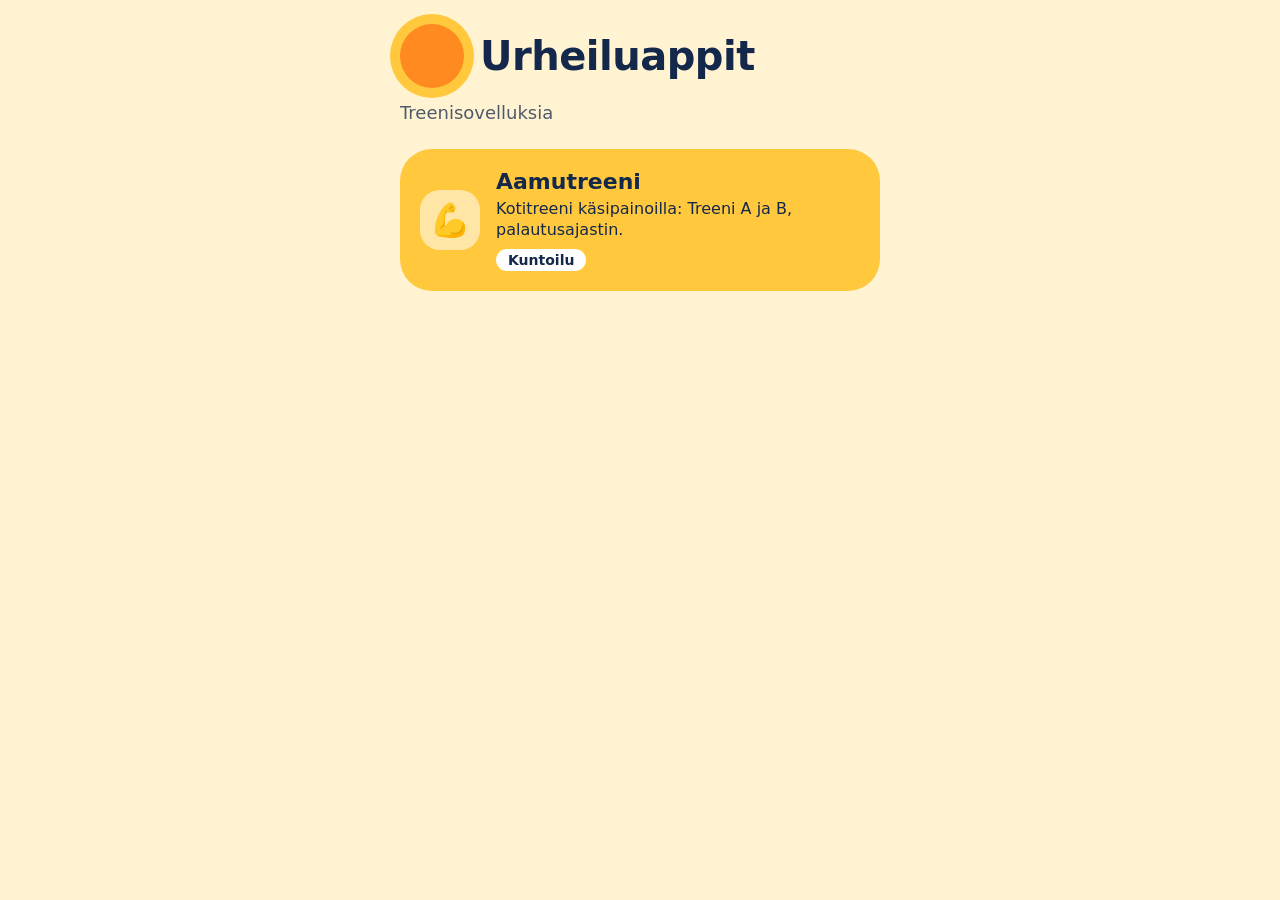
<file: sport/index.html>
<!DOCTYPE html>
<html lang="fi">
<head>
<meta charset="utf-8">
<meta name="viewport" content="width=device-width, initial-scale=1, viewport-fit=cover">
<meta name="apple-mobile-web-app-capable" content="yes">
<meta name="mobile-web-app-capable" content="yes">
<meta name="apple-mobile-web-app-title" content="Kuntoiluäpit">
<meta name="theme-color" content="#FFF3D1">
<title>Urheiluappit</title>
<style>
:root{--bg:#FFF3D1;--sun:#FFC83D;--orange:#FF8A1F;--coral:#FF6B57;--ink:#14284B}
*{box-sizing:border-box;-webkit-tap-highlight-color:transparent}
html,body{margin:0;min-height:100%}
body{background:var(--bg);color:var(--ink);font-family:ui-rounded,"SF Pro Rounded",system-ui,-apple-system,"Segoe UI",sans-serif;padding:env(safe-area-inset-top) env(safe-area-inset-right) env(safe-area-inset-bottom) env(safe-area-inset-left)}
main{max-width:520px;margin:0 auto;padding:24px 20px 40px}
header{display:flex;align-items:center;gap:16px;margin-bottom:8px}
.sun{flex:none;width:64px;height:64px;border-radius:50%;background:var(--orange);box-shadow:0 0 0 10px var(--sun)}
h1{font-size:40px;line-height:1.05;margin:0;font-weight:900;letter-spacing:-.5px}
.lead{font-size:18px;line-height:1.4;margin:12px 0 24px;opacity:.75}
#list{display:flex;flex-direction:column;gap:14px;padding:0;margin:0;list-style:none}
a.app{display:flex;align-items:center;gap:16px;padding:20px;border-radius:32px;text-decoration:none;color:var(--ink);background:var(--sun)}
a.app:active{transform:scale(.98)}
li:nth-child(3n+2) a.app{background:var(--orange)}
li:nth-child(3n) a.app{background:var(--coral)}
.ico{flex:none;width:60px;height:60px;border-radius:20px;background:rgba(255,255,255,.55);display:flex;align-items:center;justify-content:center;font-size:32px}
.txt{flex:1;min-width:0}
.nimi{font-size:22px;font-weight:800;line-height:1.2}
.kuv{font-size:16px;line-height:1.35;margin-top:2px}
.tag{display:inline-block;margin-top:8px;padding:3px 12px;border-radius:14px;background:#fff;font-size:14px;font-weight:800}
.soon{opacity:.55;pointer-events:none}
:focus-visible{outline:4px solid var(--ink);outline-offset:3px}
.empty{font-size:18px}
</style>
</head>
<body>
<main>
<header><div class="sun" aria-hidden="true"></div><h1>Urheiluappit</h1></header>
<p class="lead">Treenisovelluksia</p>
<ul id="list"></ul>
</main>

<script>
/* ============================================================
   LISÄÄ UUSI ÄPPI: kopioi yksi rivi alta, muuta tiedot ja tallenna.
   nimi       = otsikko
   kuvaus     = lyhyt selitys
   linkki     = tiedoston nimi tai osoite (esim. "Aamutreeni_V2.html")
   emoji      = kuvake
   laji       = pieni tunniste kortissa (voi jättää tyhjäksi "")
   tulossa    = true, jos äppi ei ole vielä valmis (kortti himmennetään)
   Järjestys sivulla = järjestys tässä listassa.
   ============================================================ */
const APPIT = [
  { nimi: "Aamutreeni", kuvaus: "Kotitreeni käsipainoilla: Treeni A ja B, palautusajastin.", linkki: "aamupuntti.html", emoji: "💪", laji: "Kuntoilu" },
 
];
/* ============================================================ */

const lista = document.getElementById("list");
const esc = s => String(s == null ? "" : s).replace(/[&<>"]/g, c => ({"&":"&amp;","<":"&lt;",">":"&gt;",'"':"&quot;"}[c]));
lista.innerHTML = APPIT.length ? APPIT.map(a =>
  '<li><a class="app' + (a.tulossa ? " soon" : "") + '" href="' + esc(a.linkki) + '"' + (a.tulossa ? ' aria-disabled="true" tabindex="-1"' : "") + '>' +
  '<div class="ico" aria-hidden="true">' + esc(a.emoji || "🏅") + '</div>' +
  '<div class="txt"><div class="nimi">' + esc(a.nimi) + '</div><div class="kuv">' + esc(a.kuvaus) + '</div>' +
  (a.tulossa ? '<span class="tag">Tulossa</span>' : a.laji ? '<span class="tag">' + esc(a.laji) + '</span>' : "") +
  '</div></a></li>').join("") : '<li class="empty">Ei vielä appeja. Lisää ensimmäinen listaan.</li>';

try{const c=document.createElement("canvas");c.width=c.height=180;const x=c.getContext("2d");x.fillStyle="#FFC83D";x.fillRect(0,0,180,180);x.fillStyle="#FF8A1F";x.beginPath();x.arc(90,90,48,0,7);x.fill();x.strokeStyle="#FF6B57";x.lineWidth=10;x.lineCap="round";for(let i=0;i<8;i++){const a=i*Math.PI/4;x.beginPath();x.moveTo(90+64*Math.cos(a),90+64*Math.sin(a));x.lineTo(90+78*Math.cos(a),90+78*Math.sin(a));x.stroke()}const l=document.createElement("link");l.rel="apple-touch-icon";l.href=c.toDataURL("image/png");document.head.appendChild(l)}catch(e){}
</script>
</body>
</html>
</file>
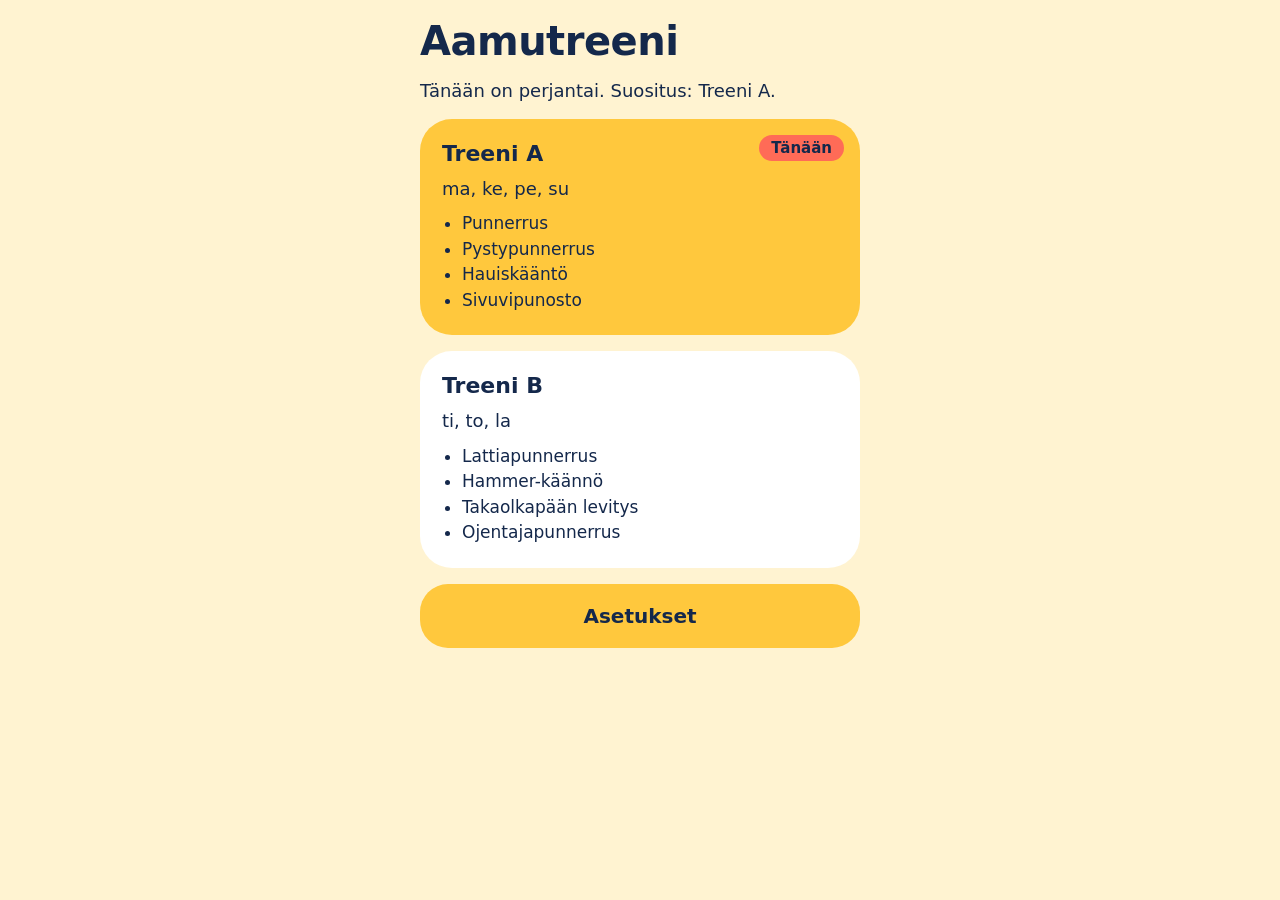
<file: apps/aamupuntti.html>
<!DOCTYPE html>
<html lang="fi">
<head>
<meta charset="utf-8">
<meta name="viewport" content="width=device-width, initial-scale=1, viewport-fit=cover">
<meta name="apple-mobile-web-app-capable" content="yes">
<meta name="mobile-web-app-capable" content="yes">
<meta name="apple-mobile-web-app-title" content="Aamutreeni">
<meta name="apple-mobile-web-app-status-bar-style" content="default">
<meta name="theme-color" content="#FFF3D1">
<title>Aamutreeni</title>
<style>
:root{--bg:#FFF3D1;--sun:#FFC83D;--orange:#FF8A1F;--coral:#FF6B57;--ink:#14284B;--card:#fff}
*{box-sizing:border-box;-webkit-tap-highlight-color:transparent}
html,body{height:100%;margin:0}
body{background:var(--bg);color:var(--ink);font-family:ui-rounded,"SF Pro Rounded",system-ui,-apple-system,"Segoe UI",sans-serif;padding:env(safe-area-inset-top) env(safe-area-inset-right) env(safe-area-inset-bottom) env(safe-area-inset-left)}
body.flash{animation:fl .9s ease-out}
@keyframes fl{0%{background:var(--coral)}100%{background:var(--bg)}}
#app{min-height:100%;max-width:480px;margin:0 auto;padding:20px;display:flex;flex-direction:column;gap:16px}
h1{font-size:40px;line-height:1.05;margin:0;font-weight:900;letter-spacing:-.5px}
h2{font-size:22px;margin:0;font-weight:800}
p{margin:0;font-size:18px;line-height:1.4}
.muted{opacity:.7}
.btn{display:block;width:100%;border:0;border-radius:28px;padding:20px;font:inherit;font-size:20px;font-weight:800;color:var(--ink);background:var(--orange);cursor:pointer}
.btn:active{transform:scale(.98)}
.btn.sun{background:var(--sun)}
.btn.coral{background:var(--coral)}
.btn.ghost{background:transparent;box-shadow:inset 0 0 0 3px var(--ink)}
.btn:disabled{opacity:.35}
.btn.sm{padding:14px;font-size:17px;border-radius:22px}
.row{display:flex;gap:12px}
.row>*{flex:1}
.card{background:var(--card);border-radius:32px;padding:22px;display:flex;flex-direction:column;gap:10px}
.pick{position:relative;text-align:left;border:0;font:inherit;color:var(--ink);cursor:pointer;width:100%}
.pick.rec{background:var(--sun)}
.tag{position:absolute;top:16px;right:16px;background:var(--coral);border-radius:16px;padding:4px 12px;font-weight:800;font-size:15px}
.pick ul{margin:0;padding-left:20px;font-size:17px;line-height:1.5}
.top{display:flex;justify-content:space-between;font-weight:800;font-size:17px}
.bar{display:flex;gap:4px}
.bar i{flex:1;height:14px;border-radius:7px;background:rgba(20,40,75,.15)}
.bar i.g{margin-right:8px}
.bar i.d{background:var(--orange)}
.bar i.c{background:var(--coral)}
.reps{font-size:24px;font-weight:800;color:var(--coral)}
.grow{flex:1}
.ringwrap{position:relative;width:min(72vw,300px);aspect-ratio:1;margin:8px auto}
.ringwrap svg{width:100%;height:100%}
.ringnum{position:absolute;inset:0;display:flex;flex-direction:column;align-items:center;justify-content:center;font-size:84px;font-weight:900}
.ringnum small{font-size:18px;font-weight:700;opacity:.7}
.center{text-align:center}
.stat{display:flex;justify-content:space-between;font-size:20px;font-weight:700;padding:10px 0;border-bottom:2px solid rgba(20,40,75,.1)}
.stat:last-child{border:0}
label.set{display:flex;justify-content:space-between;align-items:center;gap:12px;font-size:18px;font-weight:700}
input[type=number]{width:96px;font:inherit;font-size:20px;font-weight:700;padding:10px;border-radius:16px;border:3px solid var(--sun);background:#fff;color:var(--ink);text-align:center}
input[type=checkbox]{width:28px;height:28px;accent-color:var(--orange)}
:focus-visible{outline:4px solid var(--ink);outline-offset:3px}
</style>
</head>
<body>
<div id="app"></div>
<script>
const EX={
A:[
{n:"Punnerrus",r:"10–15 toistoa",t:"Vartalo suorana, kädet hartioita hieman leveämmällä. Laske rinta lähelle lattiaa ja työnnä ylös.",w:0},
{n:"Pystypunnerrus",r:"10–12 toistoa",t:"Seiso tukevasti ja jännitä vatsa. Paina painot pään yläpuolelle, älä notkista alaselkää.",w:1},
{n:"Hauiskääntö",r:"10–12 toistoa",t:"Kyynärpäät kylkien vieressä. Nosta painot ylös ilman heilautusta ja laske hitaasti.",w:1},
{n:"Sivuvipunosto",r:"12–15 toistoa",t:"Kyynärpäät hieman koukussa. Nosta kädet sivuille hartiakorkeuteen, älä kohauta olkapäitä.",w:1}],
B:[
{n:"Lattiapunnerrus",r:"10–12 toistoa",t:"Makaa selällään, polvet koukussa, painot rinnan sivuilla. Paina painot ylös ja laske, kunnes olkavarret koskettavat kevyesti lattiaa.",w:1},
{n:"Hammer-käännö",r:"10–12 toistoa",t:"Pidä painoja peukalot ylöspäin. Kyynärpäät paikallaan, nosta painot kohti olkapäitä.",w:1},
{n:"Takaolkapään levitys",r:"12–15 toistoa",t:"Etukumarassa, selkä suorana, painot roikkuen. Vie kädet sivuille ja purista lapaluita yhteen.",w:1},
{n:"Ojentajapunnerrus",r:"8–12 toistoa",t:"Kädet lähellä toisiaan rinnan alla, kyynärpäät kylkiä vasten. Polvet maassa, jos liike on liian raskas.",w:0}]
};
const DAYS=["sunnuntai","maanantai","tiistai","keskiviikko","torstai","perjantai","lauantai"];
const KEY="aamutreeni_v2_asetukset";
let cfg={move:45,round:60,sound:true,vib:true,kg:{}};
try{Object.assign(cfg,JSON.parse(localStorage.getItem(KEY)||"{}"))}catch(e){}
function save(){try{localStorage.setItem(KEY,JSON.stringify(cfg))}catch(e){}}
let S={phase:"home",type:"A",cur:0,start:0,end:0,total:0,dur:0,wl:null},T=null,AC=null;
const $=id=>document.getElementById(id);
const app=$("app");
const todayType=()=>[0,1,3,5].includes(new Date().getDay())?"A":"B";
const fmt=ms=>{const s=Math.round(ms/1000);return Math.floor(s/60)+":"+String(s%60).padStart(2,"0")};
const kgText=(ty,i)=>{const v=cfg.kg[ty+i];return v?v+" kg / käsi":""};

function initAudio(){try{AC=AC||new(window.AudioContext||window.webkitAudioContext)();if(AC.state==="suspended")AC.resume()}catch(e){}}
function beep(n){if(!cfg.sound||!AC)return;for(let i=0;i<n;i++){const o=AC.createOscillator(),g=AC.createGain();o.frequency.value=880;o.connect(g);g.connect(AC.destination);const t=AC.currentTime+i*.22;g.gain.setValueAtTime(.0001,t);g.gain.exponentialRampToValueAtTime(.4,t+.02);g.gain.exponentialRampToValueAtTime(.0001,t+.16);o.start(t);o.stop(t+.18)}}
function alarm(n){beep(n||3);if(cfg.vib&&navigator.vibrate)navigator.vibrate([200,100,200]);document.body.classList.remove("flash");void document.body.offsetWidth;document.body.classList.add("flash")}
async function wake(){try{if("wakeLock" in navigator&&!S.wl){S.wl=await navigator.wakeLock.request("screen");S.wl.addEventListener("release",()=>{S.wl=null})}}catch(e){}}
function unwake(){try{S.wl&&S.wl.release()}catch(e){}S.wl=null}
document.addEventListener("visibilitychange",()=>{if(!document.hidden&&(S.phase==="work"||S.phase==="rest")){wake();if(S.phase==="rest")tick()}});

function start(ty){initAudio();S={...S,phase:"work",type:ty,cur:0,start:Date.now()};wake();render()}
function done(){
  if(S.cur===11){finish();return}
  S.total=(S.cur%4===3?cfg.round:cfg.move)*1000;S.end=Date.now()+S.total;S.phase="rest";render();stopTick();T=setInterval(tick,200)}
function stopTick(){clearInterval(T);T=null}
function tick(){
  if(S.phase!=="rest")return;
  const ms=S.end-Date.now();
  if(ms<=0){stopTick();S.cur++;S.phase="work";alarm(3);render();return}
  const n=$("num"),r=$("ring");
  if(n)n.firstChild.nodeValue=Math.ceil(ms/1000);
  if(r)r.style.strokeDashoffset=603*(1-ms/S.total)}
function plus(){S.end+=15000;S.total+=15000;tick()}
function skip(){stopTick();S.cur++;S.phase="work";render()}
function prev(){stopTick();if(S.phase==="work"&&S.cur>0)S.cur--;S.phase="work";render()}
function finish(){stopTick();S.dur=Date.now()-S.start;S.phase="done";unwake();alarm(2);render()}
function quit(){if(confirm("Keskeytetäänkö treeni?")){stopTick();unwake();S.phase="home";S.cur=0;render()}}
function reset(){S.phase="home";S.cur=0;render()}
function go(p){S.phase=p;render()}

function bar(n){return '<div class="bar" aria-hidden="true">'+Array.from({length:12},(_,i)=>'<i class="'+(i<n?"d":i===n?"c":"")+(i%4===3&&i<11?" g":"")+'"></i>').join("")+"</div>"}
function list(ty){return "<ul>"+EX[ty].map(e=>"<li>"+e.n+"</li>").join("")+"</ul>"}

function render(){
  const ph=S.phase;let h="";
  if(ph==="home"){
    const t=todayType(),o=t==="A"?"B":"A";
    const card=ty=>'<button class="card pick'+(ty===t?" rec":"")+'" onclick="start(\''+ty+'\')">'+(ty===t?'<span class="tag">Tänään</span>':"")+"<h2>Treeni "+ty+"</h2><p>"+(ty==="A"?"ma, ke, pe, su":"ti, to, la")+"</p>"+list(ty)+"</button>";
    h='<div><h1>Aamutreeni</h1></div><p>Tänään on '+DAYS[new Date().getDay()]+". Suositus: Treeni "+t+".</p>"+card(t)+card(o)+'<button class="btn sun" onclick="go(\'settings\')">Asetukset</button>';
  }
  else if(ph==="work"){
    const ex=EX[S.type][S.cur%4],kg=kgText(S.type,S.cur%4);
    h='<div class="top"><span>Treeni '+S.type+'</span><span>Kierros '+(Math.floor(S.cur/4)+1)+"/3 · Liike "+(S.cur%4+1)+"/4</span></div>"+bar(S.cur)+
    '<div class="card grow" style="justify-content:center"><div class="reps">'+ex.r+(kg?" · "+kg:"")+"</div><h1>"+ex.n+"</h1><p>"+ex.t+'</p></div><p class="center muted">Sarja '+(S.cur+1)+"/12</p>"+
    '<button class="btn" onclick="done()" style="padding:26px;font-size:24px">Sarja valmis</button><div class="row"><button class="btn sun sm" onclick="prev()"'+(S.cur===0?" disabled":"")+'>Edellinen</button><button class="btn ghost sm" onclick="quit()">Keskeytä</button></div>';
  }
  else if(ph==="rest"){
    const nx=EX[S.type][(S.cur+1)%4],nr=S.cur%4===3;
    h='<div class="top"><span>Treeni '+S.type+"</span><span>Sarja "+(S.cur+1)+"/12 valmis</span></div>"+bar(S.cur+1)+
    '<h2 class="center">Palautus</h2><div class="ringwrap"><svg viewBox="0 0 220 220"><circle cx="110" cy="110" r="96" fill="none" stroke="rgba(20,40,75,.12)" stroke-width="18"/><circle id="ring" cx="110" cy="110" r="96" fill="none" stroke="#FF8A1F" stroke-width="18" stroke-linecap="round" stroke-dasharray="603" stroke-dashoffset="0" transform="rotate(-90 110 110)"/></svg><div class="ringnum" id="num">'+Math.ceil((S.end-Date.now())/1000)+"<small>sekuntia</small></div></div>"+
    '<p class="center">'+(nr?"Kierros "+(Math.floor(S.cur/4)+2)+" alkaa: ":"Seuraavaksi: ")+"<b>"+nx.n+"</b></p><div class=\"grow\"></div>"+
    '<div class="row"><button class="btn sun" onclick="plus()">+15 s</button><button class="btn" onclick="skip()">Ohita</button></div><button class="btn ghost sm" onclick="prev()">Edellinen</button>';
  }
  else if(ph==="done"){
    h='<div class="grow"></div><h1 class="center">Treeni valmis!</h1><div class="card"><div class="stat"><span>Treeni</span><span>Treeni '+S.type+'</span></div><div class="stat"><span>Kesto</span><span>'+fmt(S.dur)+'</span></div><div class="stat"><span>Sarjat</span><span>12/12 sarjaa</span></div></div><div class="grow"></div><button class="btn coral" onclick="reset()">Tyhjennä ja aloita uusi</button>';
  }
  else if(ph==="settings"){
    h='<h1>Asetukset</h1><div class="card"><h2>Palautus</h2><label class="set">Liikkeiden välillä (s)<input type="number" inputmode="numeric" min="5" max="300" value="'+cfg.move+'" oninput="cfg.move=Math.max(5,+this.value||45);save()"></label><label class="set">Kierrosten välillä (s)<input type="number" inputmode="numeric" min="5" max="300" value="'+cfg.round+'" oninput="cfg.round=Math.max(5,+this.value||60);save()"></label><label class="set">Merkkiääni<input type="checkbox" '+(cfg.sound?"checked":"")+' onchange="cfg.sound=this.checked;save()"></label><label class="set">Värinä (jos laite tukee)<input type="checkbox" '+(cfg.vib?"checked":"")+' onchange="cfg.vib=this.checked;save()"></label></div>';
    ["A","B"].forEach(ty=>{h+='<div class="card"><h2>Painot, Treeni '+ty+" (kg / käsi)</h2>"+EX[ty].map((e,i)=>e.w?'<label class="set">'+e.n+'<input type="number" inputmode="decimal" step="0.5" min="0" placeholder="kg" value="'+(cfg.kg[ty+i]||"")+'" oninput="cfg.kg[\''+ty+i+'\']=parseFloat(this.value)||0;save()"></label>':"").join("")+"</div>"});
    h+='<button class="btn" onclick="go(\'home\')">Valmis</button>';
  }
  app.innerHTML=h;window.scrollTo(0,0);
}

try{const c=document.createElement("canvas");c.width=c.height=180;const x=c.getContext("2d");x.fillStyle="#FFC83D";x.fillRect(0,0,180,180);x.fillStyle="#FF8A1F";x.beginPath();x.arc(90,90,48,0,7);x.fill();x.strokeStyle="#FF6B57";x.lineWidth=10;x.lineCap="round";for(let i=0;i<8;i++){const a=i*Math.PI/4;x.beginPath();x.moveTo(90+64*Math.cos(a),90+64*Math.sin(a));x.lineTo(90+78*Math.cos(a),90+78*Math.sin(a));x.stroke()}const l=document.createElement("link");l.rel="apple-touch-icon";l.href=c.toDataURL("image/png");document.head.appendChild(l)}catch(e){}
render();
</script>
</body>
</html>
</file>
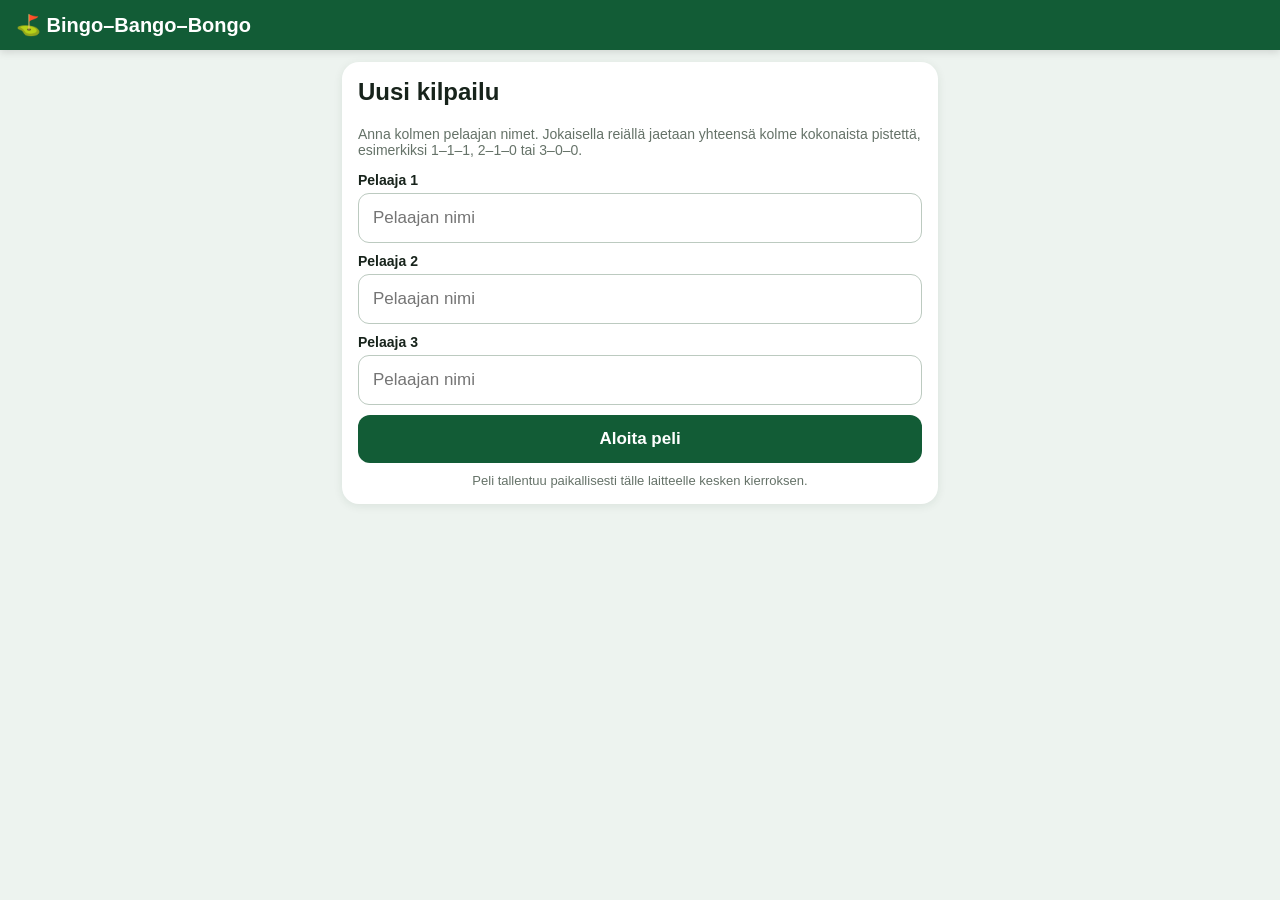
<file: golf/bingo-bango-bongo.html>
<!doctype html>
<html lang="fi">
<head>
<meta charset="utf-8">
<meta name="viewport" content="width=device-width,initial-scale=1,viewport-fit=cover,user-scalable=no">
<meta name="apple-mobile-web-app-capable" content="yes">
<meta name="apple-mobile-web-app-status-bar-style" content="black-translucent">
<meta name="theme-color" content="#125c36">
<title>Bingo–Bango–Bongo</title>
<style>
:root{--green:#125c36;--green2:#21824c;--bg:#edf3ef;--card:#fff;--text:#17231b;--muted:#657268;--line:#dfe8e1;--red:#b42318;--gold:#f3b61f}
*{box-sizing:border-box;-webkit-tap-highlight-color:transparent}
html,body{margin:0;min-height:100%;background:var(--bg);color:var(--text);font-family:-apple-system,BlinkMacSystemFont,"Segoe UI",sans-serif}
body{padding-bottom:calc(20px + env(safe-area-inset-bottom))}
header{position:sticky;top:0;z-index:5;background:var(--green);color:#fff;padding:calc(13px + env(safe-area-inset-top)) 16px 13px;box-shadow:0 2px 8px #0002}
header h1{margin:0;font-size:20px}.wrap{max-width:620px;margin:auto;padding:12px}.card{background:var(--card);border-radius:17px;padding:16px;margin-bottom:12px;box-shadow:0 2px 10px #12351d16}
h2,h3,p{margin-top:0}.muted{color:var(--muted);font-size:14px}.field{margin:10px 0}.field label{display:block;font-weight:750;font-size:14px;margin-bottom:5px}.field input{width:100%;padding:14px;border:1px solid #bccac0;border-radius:11px;font-size:17px;background:#fff;color:var(--text)}
.btn{border:0;border-radius:12px;padding:14px;font-size:17px;font-weight:800;background:#dfe9e2;color:var(--text);touch-action:manipulation}.primary{width:100%;background:var(--green);color:#fff}.secondary{width:100%;margin-top:8px}.danger{width:100%;margin-top:8px;background:#fff0ef;color:var(--red)}
.headline{display:flex;align-items:center;justify-content:space-between;gap:12px}.headline h2{margin:0}.hole-pot{font-weight:850;color:var(--green)}
.players{display:grid;grid-template-columns:repeat(3,minmax(0,1fr));gap:7px;padding:9px}.player{text-align:center;min-width:0;background:#f7f7f2;border-radius:14px;padding:10px 3px}.name{height:42px;display:flex;align-items:center;justify-content:center;font-size:14px;font-weight:850;overflow:hidden;word-break:break-word}.score{font-size:48px;font-weight:900;line-height:1.1;margin:8px 0;color:#755300}.step{width:58px;max-width:92%;height:52px;border:0;border-radius:12px;font-size:30px;font-weight:900;background:#e5e8df;color:var(--text);touch-action:manipulation}.step.plus{background:var(--gold);color:#302509}
.sum{padding:12px;border-radius:12px;text-align:center;font-size:17px;font-weight:850;margin-bottom:10px}.sum.ok{background:#e8f5ec;color:var(--green)}.sum.bad{background:#fff0ef;color:var(--red)}
.leader{display:grid;grid-template-columns:30px 1fr auto;gap:8px;align-items:center;padding:10px 0;border-bottom:1px solid var(--line)}.leader:last-child{border:0}.pts{font-weight:900}.sub{font-size:12px;color:var(--muted)}
.last{border-left:5px solid var(--green);background:#eaf5ed}.last-row{display:grid;grid-template-columns:1fr auto;gap:8px;padding-top:6px;font-size:14px}.winner{text-align:center;font-size:25px;font-weight:900;color:var(--green);margin:10px 0}.history-grid{display:grid;grid-template-columns:50px repeat(3,1fr);font-size:13px;text-align:center}.history-grid>div{padding:7px 3px;border-bottom:1px solid var(--line)}.history-grid .head{font-weight:850;background:#f4f7f4}.warning{text-align:center;color:var(--muted);font-size:13px;margin:10px 0 0}
</style>
</head>
<body>
<header><h1>⛳ Bingo–Bango–Bongo</h1></header>
<main class="wrap" id="app"></main>
<script>
'use strict';
const KEY='bingo_bango_bongo_offline_v1';
let game=load();
function load(){try{return JSON.parse(localStorage.getItem(KEY)||'null')}catch(e){return null}}
function persist(){try{localStorage.setItem(KEY,JSON.stringify(game))}catch(e){}render()}
function esc(value){return String(value).replace(/[&<>"']/g,c=>({'&':'&amp;','<':'&lt;','>':'&gt;','"':'&quot;',"'":'&#39;'}[c]))}
function startGame(){const names=[0,1,2].map(i=>document.getElementById('name'+i).value.trim()||`Pelaaja ${i+1}`);game={hole:1,complete:false,players:names.map(name=>({name,total:0,current:0})),results:[]};persist()}
function changePoint(index,delta){const p=game.players[index];p.current=Math.max(0,Math.min(3,p.current+delta));persist()}
function pointSum(){return game.players.reduce((sum,p)=>sum+p.current,0)}
function saveHole(){if(pointSum()!==3){alert('Jaa reiälle yhteensä tasan 3 pistettä.');return}const result={hole:game.hole,points:game.players.map(p=>p.current)};result.points.forEach((points,i)=>game.players[i].total+=points);game.results.push(result);if(game.hole===18){game.complete=true}else{game.hole++;game.players.forEach(p=>p.current=0)}persist()}
function undoHole(){if(!game.results.length)return;const result=game.results.pop();result.points.forEach((points,i)=>{game.players[i].total-=points;game.players[i].current=points});game.hole=result.hole;game.complete=false;persist()}
function resetGame(){if(confirm('Nollataanko kilpailu? Kaikki tulokset poistetaan.')){localStorage.removeItem(KEY);game=null;render()}}
function rank(){return game.players.map((p,index)=>({...p,index})).sort((a,b)=>b.total-a.total||a.index-b.index)}
function renderHistory(){if(!game.results.length)return '';return `<section class="card"><h3>Reikäkohtaiset pisteet</h3><div class="history-grid"><div class="head">Reikä</div>${game.players.map(p=>`<div class="head">${esc(p.name)}</div>`).join('')}${game.results.map(r=>`<div>${r.hole}</div>${r.points.map(p=>`<div>${p}</div>`).join('')}`).join('')}</div></section>`}
function render(){const app=document.getElementById('app');if(!game){app.innerHTML=`<section class="card"><h2>Uusi kilpailu</h2><p class="muted">Anna kolmen pelaajan nimet. Jokaisella reiällä jaetaan yhteensä kolme kokonaista pistettä, esimerkiksi 1–1–1, 2–1–0 tai 3–0–0.</p>${[0,1,2].map(i=>`<div class="field"><label>Pelaaja ${i+1}</label><input id="name${i}" maxlength="18" placeholder="Pelaajan nimi" autocomplete="off"></div>`).join('')}<button class="btn primary" onclick="startGame()">Aloita peli</button><p class="warning">Peli tallentuu paikallisesti tälle laitteelle kesken kierroksen.</p></section>`;return}
const ranking=rank();if(game.complete){const best=ranking[0].total,winners=ranking.filter(p=>p.total===best).map(p=>p.name);app.innerHTML=`<section class="card"><h2 style="text-align:center">Kisa päättynyt</h2><div class="winner">${winners.length>1?'Tasapeli: ':'Voittaja: '}${winners.map(esc).join(' & ')}</div></section><section class="card"><h3>Lopputulos</h3>${ranking.map((p,i)=>`<div class="leader"><b>${i+1}.</b><span>${esc(p.name)}</span><span class="pts">${p.total} p</span></div>`).join('')}</section>${renderHistory()}<button class="btn secondary" onclick="undoHole()">Korjaa reikä 18</button><button class="btn danger" onclick="resetGame()">Nollaa ja aloita uusi kisa</button>`;return}
const sum=pointSum(),last=game.results.length?game.results[game.results.length-1]:null;app.innerHTML=`<section class="card"><div class="headline"><h2>Reikä ${game.hole} / 18</h2><div class="hole-pot">3 pistettä</div></div></section><section class="card players">${game.players.map((p,i)=>`<div class="player"><div class="name">${esc(p.name)}</div><button class="step" onclick="changePoint(${i},-1)" aria-label="Vähennä piste">−</button><div class="score">${p.current}</div><button class="step plus" onclick="changePoint(${i},1)" aria-label="Lisää piste">+</button></div>`).join('')}</section><div class="sum ${sum===3?'ok':'bad'}">Jaettu ${sum} / 3 pistettä</div><button class="btn primary" onclick="saveHole()">${game.hole===18?'Päätä kilpailu':'Tallenna reikä'}</button>${game.results.length?'<button class="btn secondary" onclick="undoHole()">Peru edellinen reikä</button>':''}<section class="card" style="margin-top:12px"><h3>Tilanne</h3>${ranking.map((p,i)=>`<div class="leader"><b>${i+1}.</b><span>${esc(p.name)}<div class="sub">${game.results.length} reikää pelattu</div></span><span class="pts">${p.total} p</span></div>`).join('')}</section>${last?`<section class="card last"><b>Reikä ${last.hole} tallennettu</b>${game.players.map((p,i)=>`<div class="last-row"><span>${esc(p.name)}</span><b>${last.points[i]} p</b></div>`).join('')}</section>`:''}${renderHistory()}<button class="btn danger" onclick="resetGame()">Nollaa koko kilpailu</button>`}
render();
</script>
</body>
</html>
</file>
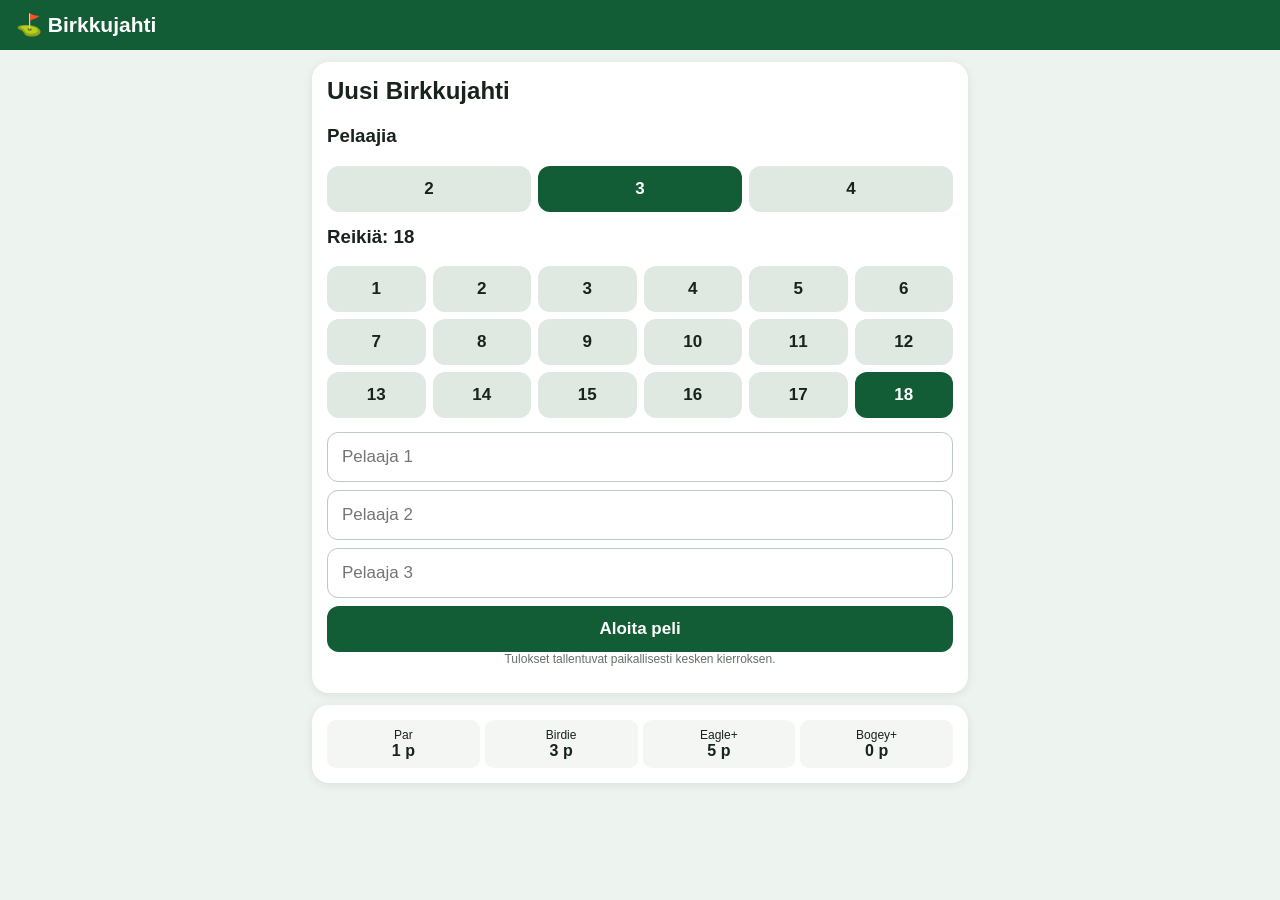
<file: golf/birkkujahti.html>
<!doctype html><html lang="fi"><head><meta charset="utf-8"><meta name="viewport" content="width=device-width,initial-scale=1,viewport-fit=cover,user-scalable=no"><meta name="theme-color" content="#125c36"><title>Birkkujahti</title><style>
:root{--g:#125c36;--g2:#21824c;--bg:#edf3ef;--txt:#17231b;--muted:#657268;--line:#dfe8e1;--red:#b42318}*{box-sizing:border-box;-webkit-tap-highlight-color:transparent}body{margin:0;background:var(--bg);color:var(--txt);font-family:-apple-system,BlinkMacSystemFont,"Segoe UI",sans-serif;padding-bottom:calc(20px + env(safe-area-inset-bottom))}header{position:sticky;top:0;z-index:5;background:var(--g);color:#fff;padding:calc(13px + env(safe-area-inset-top)) 16px 13px}header h1{margin:0;font-size:21px}.wrap{max-width:680px;margin:auto;padding:12px}.card{background:#fff;border-radius:17px;padding:15px;margin-bottom:12px;box-shadow:0 2px 10px #12351d16}h2,h3,p{margin-top:0}.muted,.sub{color:var(--muted);font-size:12px}.choice{display:grid;gap:7px;margin-bottom:14px}.players-choice{grid-template-columns:repeat(3,1fr)}.holes-choice{grid-template-columns:repeat(6,1fr)}button{font:inherit;touch-action:manipulation}.btn{border:0;border-radius:12px;padding:13px;font-size:17px;font-weight:800;background:#dfe9e2;color:var(--txt)}.btn.active,.primary{background:var(--g);color:#fff}.primary,.wide{width:100%}.secondary,.danger{width:100%;margin-top:8px}.danger{background:#fff0ef;color:var(--red)}input{display:block;width:100%;margin:8px 0;padding:14px;border:1px solid #bccac0;border-radius:11px;font-size:17px}.headline{display:flex;justify-content:space-between;align-items:center}.headline h2{margin:0}.par{text-align:center}.parrow{display:flex;align-items:center;gap:7px}.parnum{font-size:28px;font-weight:900;min-width:32px}.players{display:grid;gap:7px;padding:9px}.player{text-align:center;min-width:0;background:#f5f8f6;border-radius:14px;padding:10px 3px}.name{height:38px;display:flex;align-items:center;justify-content:center;font-size:14px;font-weight:850;overflow:hidden}.score{font-size:44px;font-weight:900;margin:7px 0}.step{width:56px;max-width:92%;height:50px;border:0;border-radius:12px;font-size:29px;font-weight:900;background:#e2e9e3}.plus{background:var(--g2);color:#fff}.preview{min-height:18px;margin-top:7px;font-size:12px;font-weight:800}.leader{display:grid;grid-template-columns:28px 1fr auto;gap:8px;padding:9px 0;border-bottom:1px solid var(--line);align-items:center}.leader:last-child{border:0}.value{font-weight:900;text-align:right}.tabs{display:grid;grid-template-columns:1fr 1fr;gap:7px}.history{overflow-x:auto}.grid{display:grid;font-size:12px;text-align:center;min-width:360px}.cell{padding:7px 3px;border-bottom:1px solid var(--line)}.head{font-weight:850;background:#f3f6f3}.last{border-left:5px solid var(--g);background:#eaf5ed}.lastrow{display:grid;grid-template-columns:1fr auto auto;gap:7px;padding-top:6px;font-size:13px}.winner{text-align:center;font-size:24px;font-weight:900;color:var(--g)}.warning{text-align:center;color:var(--muted);font-size:12px}.rules{display:grid;grid-template-columns:repeat(4,1fr);gap:5px;text-align:center;font-size:12px}.rules div{background:#f3f6f3;padding:8px 2px;border-radius:9px}.rules b{display:block;font-size:16px}
</style></head><body><header><h1>⛳ Birkkujahti</h1></header><main class="wrap" id="app"></main><script>
'use strict';const KEY='birkkujahti_final_v1';let game=read(),resetArmed=false,resetTimer=null;
function read(){try{return JSON.parse(localStorage.getItem(KEY)||'null')}catch(e){return null}}function save(){try{localStorage.setItem(KEY,JSON.stringify(game))}catch(e){}render()}function e(s){return String(s).replace(/[&<>"']/g,c=>({'&':'&amp;','<':'&lt;','>':'&gt;','"':'&quot;',"'":'&#39;'}[c]))}
function playerCount(n){document.querySelectorAll('[data-p]').forEach(x=>x.classList.toggle('active',+x.dataset.p===n));let b=document.getElementById('names');b.dataset.n=n;b.innerHTML=Array.from({length:n},(_,i)=>`<input id="n${i}" maxlength="18" placeholder="Pelaaja ${i+1}">`).join('')}function holeCount(n){document.querySelectorAll('[data-h]').forEach(x=>x.classList.toggle('active',+x.dataset.h===n));document.getElementById('holes').dataset.n=n;document.getElementById('holeTitle').textContent=`Reikiä: ${n}`}
function start(){let pc=+document.getElementById('names').dataset.n,hc=+document.getElementById('holes').dataset.n,names=Array.from({length:pc},(_,i)=>document.getElementById('n'+i).value.trim()||`Pelaaja ${i+1}`);game={hole:1,holeCount:hc,par:4,done:false,players:names.map(name=>({name,points:0,strokes:4,strokeTotal:0})),results:[]};save()}
function pts(s,p){if(s<=p-2)return 5;if(s===p-1)return 3;if(s===p)return 1;return 0}function desc(s,p){if(s<=p-2)return'Eagle tai parempi · 5 p';if(s===p-1)return'Birdie · 3 p';if(s===p)return'Par · 1 p';return'Bogey tai huonompi · 0 p'}function par(d){game.par=Math.max(3,Math.min(6,game.par+d));save()}function stroke(i,d){game.players[i].strokes=Math.max(1,Math.min(20,game.players[i].strokes+d));save()}
function saveHole(){let r={hole:game.hole,par:game.par,strokes:[],points:[]};game.players.forEach(p=>{let x=pts(p.strokes,game.par);r.strokes.push(p.strokes);r.points.push(x);p.points+=x;p.strokeTotal+=p.strokes});game.results.push(r);if(game.hole===game.holeCount)game.done=true;else{game.hole++;game.par=4;game.players.forEach(p=>p.strokes=4)}save()}function undo(){if(!game.results.length)return;let r=game.results.pop();game.players.forEach((p,i)=>{p.points-=r.points[i];p.strokeTotal-=r.strokes[i];p.strokes=r.strokes[i]});game.hole=r.hole;game.par=r.par;game.done=false;save()}
function reset(){if(!resetArmed){resetArmed=true;clearTimeout(resetTimer);resetTimer=setTimeout(()=>{resetArmed=false;render()},5000);render();return}clearTimeout(resetTimer);resetArmed=false;try{localStorage.removeItem(KEY)}catch(e){}game=null;render();scrollTo(0,0)}
function pointRank(){return game.players.map((p,i)=>({...p,i})).sort((a,b)=>b.points-a.points||a.i-b.i)}function strokeRank(){return game.players.map((p,i)=>({...p,i})).sort((a,b)=>a.strokeTotal-b.strokeTotal||a.i-b.i)}
function standings(title,list,type){return `<section class="card"><h3>${title}</h3>${list.map((p,i)=>`<div class="leader"><b>${i+1}.</b><span>${e(p.name)}<div class="sub">${game.results.length} reikää pelattu</div></span><span class="value">${type==='p'?p.points+' p':p.strokeTotal+' lyöntiä'}</span></div>`).join('')}</section>`}
function history(){if(!game.results.length)return'';let cols=`52px 44px repeat(${game.players.length},minmax(88px,1fr))`;return `<section class="card history"><h3>Reikäkohtaiset tulokset</h3><div class="grid" style="grid-template-columns:${cols}"><div class="cell head">Reikä</div><div class="cell head">Par</div>${game.players.map(p=>`<div class="cell head">${e(p.name)}</div>`).join('')}${game.results.map(r=>`<div class="cell">${r.hole}</div><div class="cell">${r.par}</div>${r.strokes.map((s,i)=>`<div class="cell"><b>${s} lyöntiä</b><div class="sub">${r.points[i]} pistettä</div></div>`).join('')}`).join('')}</div></section>`}
function render(){let a=document.getElementById('app');if(!game){a.innerHTML=`<section class="card"><h2>Uusi Birkkujahti</h2><h3>Pelaajia</h3><div class="choice players-choice"><button class="btn" data-p="2" onclick="playerCount(2)">2</button><button class="btn active" data-p="3" onclick="playerCount(3)">3</button><button class="btn" data-p="4" onclick="playerCount(4)">4</button></div><h3 id="holeTitle">Reikiä: 18</h3><div class="choice holes-choice" id="holes" data-n="18">${Array.from({length:18},(_,i)=>`<button class="btn ${i===17?'active':''}" data-h="${i+1}" onclick="holeCount(${i+1})">${i+1}</button>`).join('')}</div><div id="names" data-n="3"></div><button class="btn primary" onclick="start()">Aloita peli</button><p class="warning">Tulokset tallentuvat paikallisesti kesken kierroksen.</p></section><section class="card"><div class="rules"><div>Par<b>1 p</b></div><div>Birdie<b>3 p</b></div><div>Eagle+<b>5 p</b></div><div>Bogey+<b>0 p</b></div></div></section>`;playerCount(3);return}let pr=pointRank(),sr=strokeRank();if(game.done){let bp=pr[0].points,bs=sr[0].strokeTotal,pw=pr.filter(x=>x.points===bp).map(x=>e(x.name)).join(' & '),sw=sr.filter(x=>x.strokeTotal===bs).map(x=>e(x.name)).join(' & ');a.innerHTML=`<section class="card"><h2 style="text-align:center">Peli päättynyt</h2><div class="winner">Birkkujahti: ${pw}</div><div class="winner">Lyöntipeli: ${sw}</div></section>${standings('Birkkujahdin lopputulos',pr,'p')}${standings('Lyöntipelin lopputulos',sr,'s')}${history()}<button class="btn secondary" onclick="undo()">Korjaa viimeinen reikä</button><button class="btn danger" onclick="reset()">${resetArmed?'Vahvista nollaus':'Nollaa ja aloita uusi peli'}</button><p class="warning">Jos nollaus ei toimi iPhonen esikatselussa, poista selaimen välimuisti tai sivuston tiedot ja avaa tiedosto uudelleen.</p>`;return}let last=game.results.at(-1),cols=`repeat(${game.players.length},minmax(0,1fr))`;a.innerHTML=`<section class="card"><div class="headline"><h2>Reikä ${game.hole} / ${game.holeCount}</h2><div class="par"><div class="sub">Reiän par</div><div class="parrow"><button class="step" onclick="par(-1)">−</button><b class="parnum">${game.par}</b><button class="step plus" onclick="par(1)">+</button></div></div></div></section><section class="card players" style="grid-template-columns:${cols}">${game.players.map((p,i)=>`<div class="player"><div class="name">${e(p.name)}</div><button class="step" onclick="stroke(${i},-1)">−</button><div class="score">${p.strokes}</div><button class="step plus" onclick="stroke(${i},1)">+</button><div class="preview">${desc(p.strokes,game.par)}</div></div>`).join('')}</section><button class="btn primary" onclick="saveHole()">${game.hole===game.holeCount?'Päätä peli':'Tallenna reikä'}</button>${game.results.length?'<button class="btn secondary" onclick="undo()">Peru edellinen reikä</button>':''}${standings('Birkkujahdin pistetilanne',pr,'p')}${standings('Lyöntipelitilanne',sr,'s')}${last?`<section class="card last"><b>Reikä ${last.hole}, par ${last.par}</b>${game.players.map((p,i)=>`<div class="lastrow"><span>${e(p.name)}</span><span>${last.strokes[i]} lyöntiä</span><b>${last.points[i]} p</b></div>`).join('')}</section>`:''}${history()}<button class="btn danger" onclick="reset()">${resetArmed?'Vahvista nollaus':'Nollaa koko peli'}</button><p class="warning">Jos nollaus ei toimi iPhonen esikatselussa, poista selaimen välimuisti tai sivuston tiedot ja avaa tiedosto uudelleen.</p>`}
render();
</script></body></html>
</file>
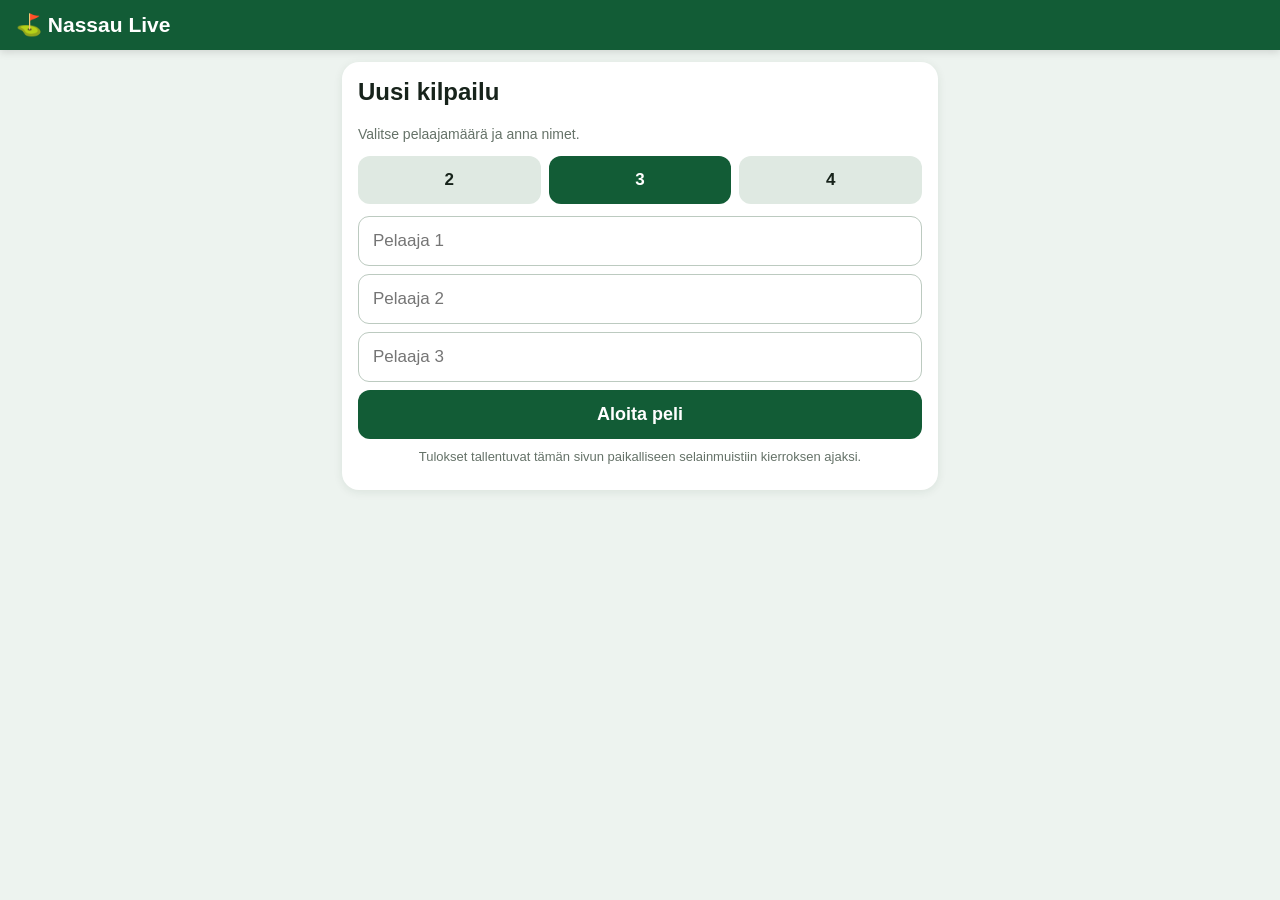
<file: golf/nassau.html>
<!doctype html>
<html lang="fi">
<head>
  <meta charset="utf-8">
  <meta name="viewport" content="width=device-width, initial-scale=1, viewport-fit=cover, user-scalable=no">
  <meta name="apple-mobile-web-app-capable" content="yes">
  <meta name="apple-mobile-web-app-status-bar-style" content="black-translucent">
  <meta name="theme-color" content="#125c36">
  <title>Nassau Live</title>
  <style>
    :root{--green:#125c36;--green2:#21824c;--bg:#edf3ef;--card:#fff;--text:#17231b;--muted:#657268;--line:#dfe8e1;--danger:#b42318}
    *{box-sizing:border-box;-webkit-tap-highlight-color:transparent}
    html,body{margin:0;min-height:100%;background:var(--bg);color:var(--text);font-family:-apple-system,BlinkMacSystemFont,"Segoe UI",sans-serif}
    body{padding-bottom:calc(18px + env(safe-area-inset-bottom))}
    header{position:sticky;top:0;z-index:5;background:var(--green);color:#fff;padding:calc(13px + env(safe-area-inset-top)) 16px 13px;box-shadow:0 2px 8px #0002}
    header h1{margin:0;font-size:21px}.wrap{max-width:620px;margin:auto;padding:12px}.card{background:var(--card);border-radius:17px;padding:16px;margin-bottom:12px;box-shadow:0 2px 10px #12351d16}
    h2,h3,p{margin-top:0}.muted{color:var(--muted);font-size:14px}.choice{display:grid;grid-template-columns:repeat(3,1fr);gap:8px;margin-bottom:12px}
    button{font:inherit;touch-action:manipulation}.btn{border:0;border-radius:12px;padding:14px;font-size:17px;font-weight:750;background:#dfe9e2;color:var(--text)}.btn.active,.btn.primary{background:var(--green);color:#fff}.btn.primary{width:100%;font-size:18px}.btn.secondary{width:100%;margin-top:8px}.btn.danger{width:100%;margin-top:8px;background:#fff0ef;color:var(--danger)}
    .names input{display:block;width:100%;margin:8px 0;padding:14px;border:1px solid #bccac0;border-radius:11px;font-size:17px;background:#fff;color:var(--text)}
    .headline{display:flex;align-items:center;justify-content:space-between;gap:12px}.headline h2{margin:0}.rule{font-weight:800;text-align:right;font-size:14px;color:var(--green)}
    .players{display:grid;gap:7px;padding:10px}.player{min-width:0;text-align:center;background:#f5f8f6;border-radius:13px;padding:9px 3px}.pname{height:38px;display:flex;align-items:center;justify-content:center;font-weight:750;font-size:14px;overflow:hidden;word-break:break-word}.score{font-size:42px;line-height:1.15;font-weight:850;margin:6px 0}.step{width:58px;max-width:92%;height:52px;border:0;border-radius:12px;font-size:31px;font-weight:800;background:#dfe8e1;color:var(--text)}.step.plus{background:var(--green2);color:#fff}
    .leader{display:grid;grid-template-columns:30px 1fr auto;gap:8px;align-items:center;padding:9px 0;border-bottom:1px solid var(--line)}.leader:last-child{border-bottom:0}.pts{font-weight:850}.last{border-left:5px solid var(--green);background:#eaf5ed}.last-row{display:grid;grid-template-columns:1fr auto auto;gap:8px;font-size:14px;padding-top:6px}.winner{text-align:center;font-size:25px;font-weight:850;color:var(--green);margin:10px 0}.warning{font-size:13px;color:var(--muted);text-align:center;margin:10px 2px}.error{background:#fff0ef;color:#8a1c14;padding:10px;border-radius:10px;margin-bottom:10px;display:none}
  </style>
</head>
<body>
<header><h1>⛳ Nassau Live</h1></header>
<main class="wrap" id="app"></main>
<script>
'use strict';
const STORAGE_KEY='nassau_live_single_file_v1';
let game=readGame();
function readGame(){try{return JSON.parse(localStorage.getItem(STORAGE_KEY)||'null')}catch(e){return null}}
function saveGame(){try{localStorage.setItem(STORAGE_KEY,JSON.stringify(game))}catch(e){} render()}
function esc(s){return String(s).replace(/[&<>"']/g,c=>({'&':'&amp;','<':'&lt;','>':'&gt;','"':'&quot;',"'":'&#39;'}[c]))}
function fmt(x){return Number(x.toFixed(2)).toLocaleString('fi-FI',{maximumFractionDigits:2})}
function pointsFor(hole,count){if(hole<=12)return count===2?[2,0]:count===3?[2,1,0]:[2,1,0,0];return hole<=15?[3,...Array(count-1).fill(0)]:[5,...Array(count-1).fill(0)]}
function calculate(scores,hole){const base=pointsFor(hole,scores.length),out=Array(scores.length).fill(0),sorted=scores.map((score,index)=>({score,index})).sort((a,b)=>a.score-b.score);let pos=0;while(pos<sorted.length){let end=pos;while(end+1<sorted.length&&sorted[end+1].score===sorted[pos].score)end++;let pool=0;for(let k=pos;k<=end;k++)pool+=base[k]||0;const share=pool/(end-pos+1);for(let k=pos;k<=end;k++)out[sorted[k].index]=share;pos=end+1}return out}
function setCount(count){document.querySelectorAll('[data-count]').forEach(b=>b.classList.toggle('active',Number(b.dataset.count)===count));const box=document.getElementById('names');box.dataset.count=count;box.innerHTML=Array.from({length:count},(_,i)=>`<input id="name${i}" maxlength="18" placeholder="Pelaaja ${i+1}" autocomplete="off">`).join('')}
function startGame(){const box=document.getElementById('names'),count=Number(box.dataset.count),names=Array.from({length:count},(_,i)=>(document.getElementById('name'+i).value.trim()||`Pelaaja ${i+1}`));game={hole:1,complete:false,players:names.map(name=>({name,total:0,score:4})),results:[]};saveGame()}
function changeScore(index,delta){game.players[index].score=Math.max(1,Math.min(20,game.players[index].score+delta));saveGame()}
function saveHole(){if(!game||game.complete)return;const scores=game.players.map(p=>p.score),points=calculate(scores,game.hole),entry={hole:game.hole,scores:[...scores],points:[...points]};points.forEach((value,i)=>game.players[i].total+=value);game.results.push(entry);if(game.hole===18)game.complete=true;else{game.hole++;game.players.forEach(p=>p.score=4)}saveGame()}
function undoHole(){if(!game||!game.results.length)return;const entry=game.results.pop();entry.points.forEach((value,i)=>game.players[i].total-=value);game.hole=entry.hole;game.players.forEach((p,i)=>p.score=entry.scores[i]);game.complete=false;saveGame()}
function newGame(){if(!game||confirm('Nollataanko nykyinen kisa? Kaikki sen tulokset poistetaan.')){localStorage.removeItem(STORAGE_KEY);game=null;render()}}
function ranking(){return game.players.map((p,index)=>({...p,index})).sort((a,b)=>b.total-a.total||a.index-b.index)}
function render(){const app=document.getElementById('app');if(!game){app.innerHTML=`<section class="card"><h2>Uusi kilpailu</h2><p class="muted">Valitse pelaajamäärä ja anna nimet.</p><div class="choice"><button class="btn" data-count="2" onclick="setCount(2)">2</button><button class="btn active" data-count="3" onclick="setCount(3)">3</button><button class="btn" data-count="4" onclick="setCount(4)">4</button></div><div class="names" id="names" data-count="3"></div><button class="btn primary" onclick="startGame()">Aloita peli</button><p class="warning">Tulokset tallentuvat tämän sivun paikalliseen selainmuistiin kierroksen ajaksi.</p></section>`;setCount(3);return}
const rank=ranking();if(game.complete){const top=rank[0].total,winners=rank.filter(p=>Math.abs(p.total-top)<0.000001).map(p=>p.name);app.innerHTML=`<section class="card"><h2 style="text-align:center">Kisa päättynyt</h2><div class="winner">${winners.length>1?'Tasapeli: ':'Voittaja: '}${winners.map(esc).join(' & ')}</div></section><section class="card"><h3>Lopputulos</h3>${rank.map((p,i)=>`<div class="leader"><b>${i+1}.</b><span>${esc(p.name)}</span><span class="pts">${fmt(p.total)} p</span></div>`).join('')}</section><button class="btn secondary" onclick="undoHole()">Korjaa reikä 18</button><button class="btn danger" onclick="newGame()">Nollaa ja aloita uusi kisa</button>`;return}
const count=game.players.length,rule=game.hole<=12?pointsFor(game.hole,count).join('–'):game.hole<=15?'Voittajapotti 3 p':'Voittajapotti 5 p',last=game.results.length?game.results[game.results.length-1]:null;
app.innerHTML=`<section class="card"><div class="headline"><h2>Reikä ${game.hole} / 18</h2><div class="rule">${rule}</div></div></section><section class="card players" style="grid-template-columns:repeat(${count},minmax(0,1fr))">${game.players.map((p,i)=>`<div class="player"><div class="pname">${esc(p.name)}</div><button class="step" onclick="changeScore(${i},-1)" aria-label="Vähennä">−</button><div class="score">${p.score}</div><button class="step plus" onclick="changeScore(${i},1)" aria-label="Lisää">+</button></div>`).join('')}</section><button class="btn primary" onclick="saveHole()">${game.hole===18?'Päätä peli':'Tallenna reikä'}</button>${game.results.length?'<button class="btn secondary" onclick="undoHole()">Peru edellinen reikä</button>':''}<section class="card" style="margin-top:12px"><h3>Tilanne</h3>${rank.map((p,i)=>`<div class="leader"><b>${i+1}.</b><span>${esc(p.name)}</span><span class="pts">${fmt(p.total)} p</span></div>`).join('')}</section>${last?`<section class="card last"><b>Reikä ${last.hole} tallennettu</b>${game.players.map((p,i)=>`<div class="last-row"><span>${esc(p.name)}</span><span>${last.scores[i]} lyöntiä</span><b>${fmt(last.points[i])} p</b></div>`).join('')}</section>`:''}<button class="btn danger" onclick="newGame()">Nollaa ja aloita uusi kisa</button>`}
render();
</script>
</body></html>
</file>
